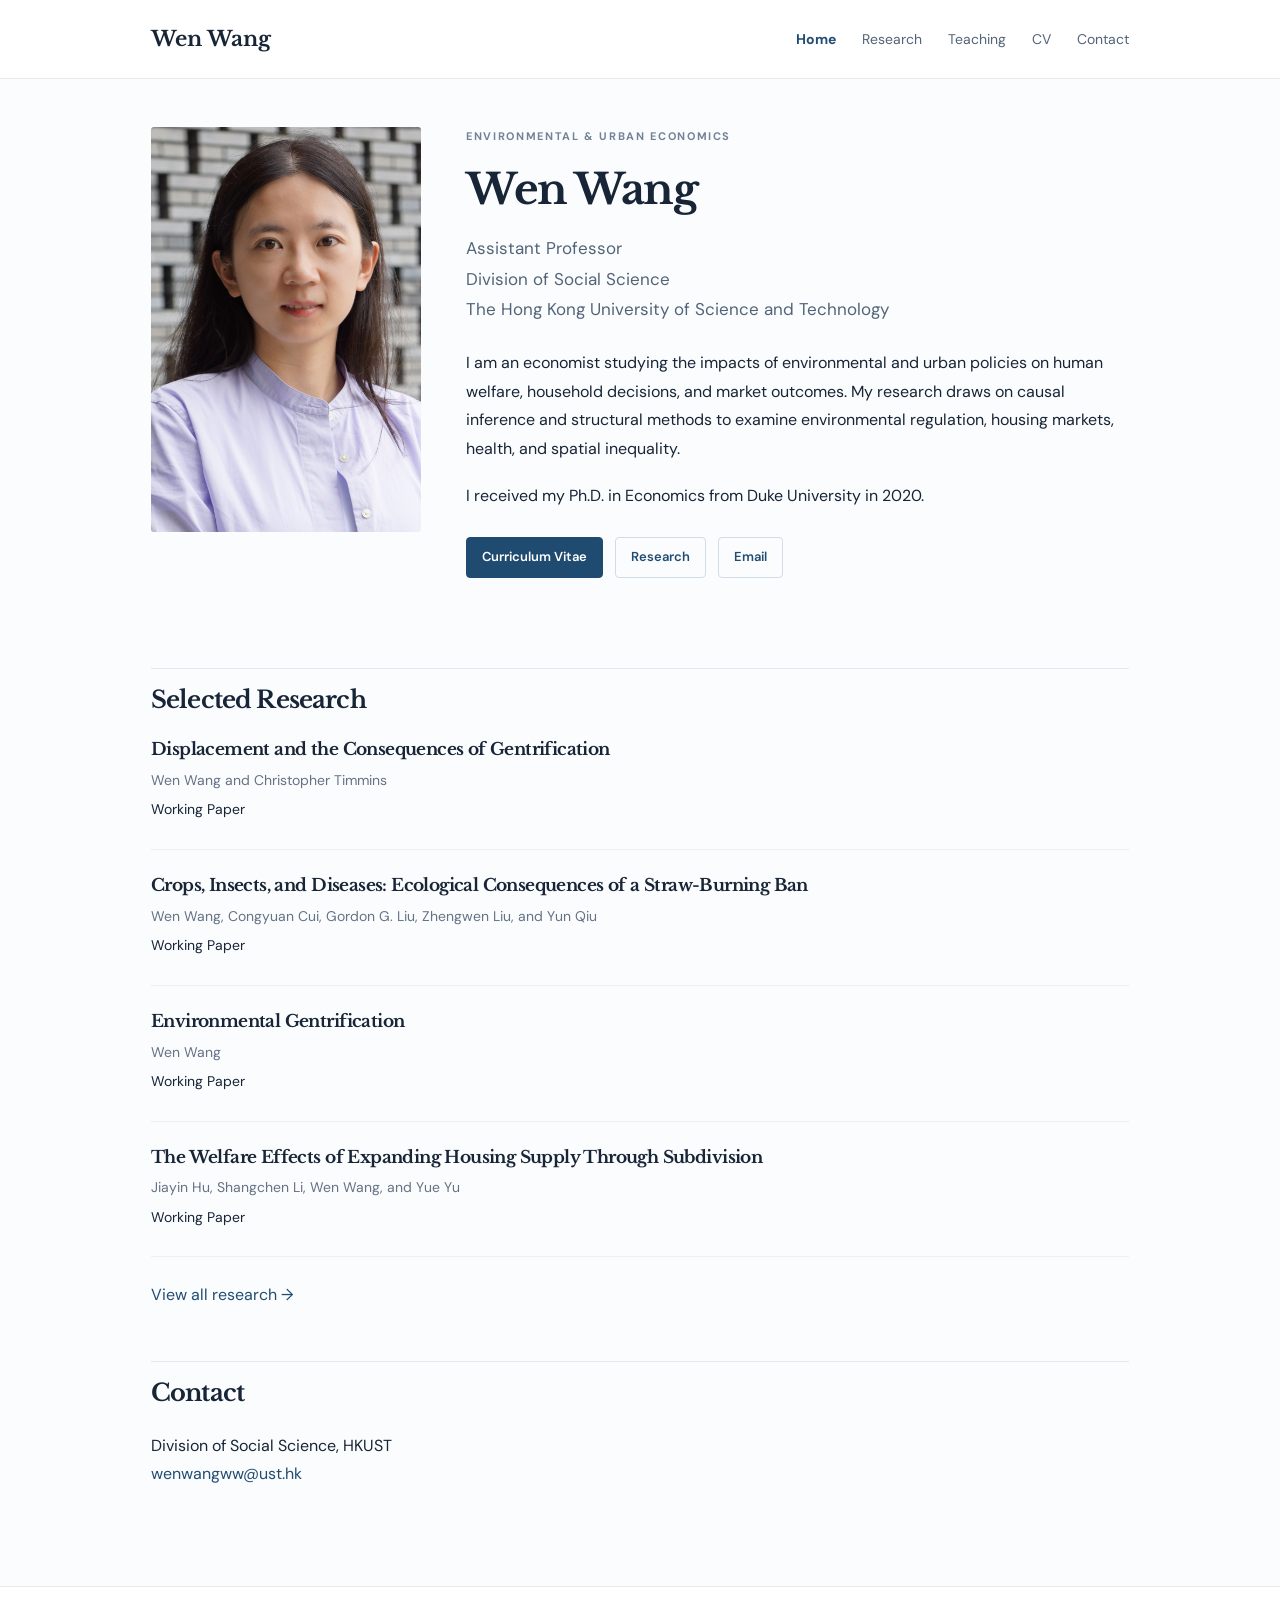
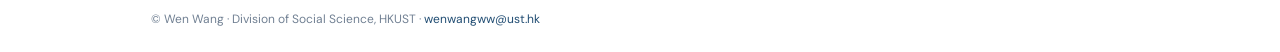
<file: index.html>
<!DOCTYPE html>
<html lang="en">

<head>
  <meta charset="utf-8">

  <meta name="viewport"
        content="width=device-width, initial-scale=1">

  <meta name="description"
        content="Wen Wang, Assistant Professor at HKUST. Research in environmental, urban, and public economics.">

  <title>Wen Wang | HKUST</title>

  <link href="assets/style.css?v=5"
        rel="stylesheet">

  <link href="https://wenwangeconomics.com/"
        rel="canonical">
</head>

<body>

  <!-- NAVIGATION -->
  <header>
    <div class="wrap nav">

      <a class="brand" href="index.html">
        Wen Wang
      </a>

      <nav class="links">
        <a class="active" href="index.html">Home</a>
        <a href="research.html">Research</a>
        <a href="teaching.html">Teaching</a>
        <a href="cv.html">CV</a>
        <a href="contact.html">Contact</a>
      </nav>

    </div>
  </header>

  <main class="wrap">

    <!-- HOMEPAGE INTRODUCTION -->
    <section class="intro">

      <!-- LEFT: PROFESSIONAL PORTRAIT -->
      <div class="intro-photo">

        <img
          class="portrait-img"
          src="assets/portrait.jpg"
          alt="Wen Wang"
          width="800"
          loading="eager">

      </div>

      <!-- RIGHT: BIOGRAPHY -->
      <div class="intro-content">

        <div class="eyebrow">
          Environmental &amp; Urban Economics
        </div>

        <h1>Wen Wang</h1>

        <p class="subhead">
          Assistant Professor<br>
          Division of Social Science<br>
          The Hong Kong University of Science and Technology
        </p>

        <p>
          I am an economist studying the impacts of
          environmental and urban policies on human welfare,
          household decisions, and market outcomes.
          My research draws on causal inference and
          structural methods to examine environmental
          regulation, housing markets, health, and
          spatial inequality.
        </p>

        <p>
          I received my Ph.D. in Economics from
          Duke University in 2020.
        </p>

        <div class="actions">
          <a href="cv.html">Curriculum Vitae</a>
          <a href="research.html">Research</a>
          <a href="mailto:wenwangww@ust.hk">Email</a>
        </div>

      </div>

    </section>

    <!-- SELECTED RESEARCH -->

<!-- SELECTED RESEARCH -->

<h2>Selected Research</h2>

<!-- Paper 1 -->
<article class="paper">
  <h3>
    Displacement and the Consequences of Gentrification
  </h3>

  <p class="muted">
    Wen Wang and Christopher Timmins
  </p>

  <p>Working Paper</p>
</article>

<!-- Paper 2 -->
<article class="paper">
  <h3>
    Crops, Insects, and Diseases:
    Ecological Consequences of a Straw-Burning Ban
  </h3>

  <p class="muted">
    Wen Wang, Congyuan Cui, Gordon G. Liu,
    Zhengwen Liu, and Yun Qiu
  </p>

  <p>Working Paper</p>
</article>

<!-- Paper 3 -->
<article class="paper">
  <h3>
    Environmental Gentrification
  </h3>

  <p class="muted">
    Wen Wang
  </p>

  <p>Working Paper</p>
</article>

<!-- Paper 4 -->
<article class="paper">
  <h3>
    The Welfare Effects of Expanding Housing
    Supply Through Subdivision
  </h3>

  <p class="muted">
    Jiayin Hu, Shangchen Li, Wen Wang, and Yue Yu
  </p>

  <p>Working Paper</p>
</article>

<p style="margin-top: 20px;">
  <a href="research.html">
    View all research &rarr;
  </a>
</p>


    <!-- CONTACT -->
    <h2>Contact</h2>

    <p>
      Division of Social Science, HKUST<br>
      <a href="mailto:wenwangww@ust.hk">
        wenwangww@ust.hk
      </a>
    </p>

  </main>

  <!-- FOOTER -->
  <footer>
    <div class="wrap">
      &copy; Wen Wang &middot;
      Division of Social Science, HKUST &middot;
      <a href="mailto:wenwangww@ust.hk">
        wenwangww@ust.hk
      </a>
    </div>
  </footer>

</body>
</html>
</file>
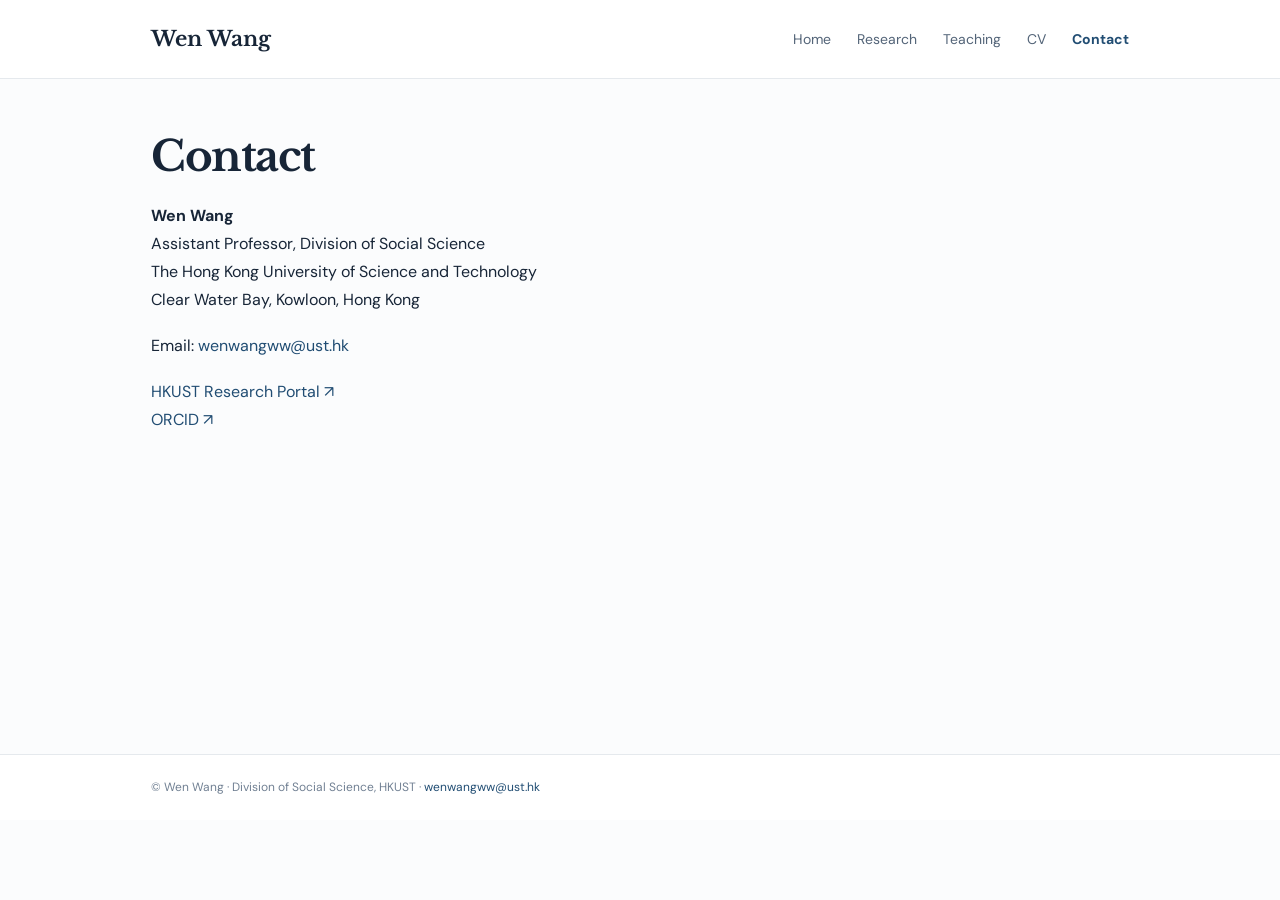
<file: contact.html>
<!DOCTYPE html>
<html lang="en"><head><meta charset="utf-8"/><meta content="width=device-width, initial-scale=1" name="viewport"/><meta content="Wen Wang, Assistant Professor at HKUST. Research in environmental, urban, and public economics." name="description"/><title>Contact | Wen Wang</title><link href="assets/style.css" rel="stylesheet"/><link href="https://wenwang.github.io/contact.html" rel="canonical"/></head><body><header><div class="wrap nav"><a class="brand" href="index.html">Wen Wang</a><nav class="links"><a class="" href="index.html">Home</a><a class="" href="research.html">Research</a><a class="" href="teaching.html">Teaching</a><a class="" href="cv.html">CV</a><a class="active" href="contact.html">Contact</a></nav></div></header><main class="wrap"><h1>Contact</h1><p><strong>Wen Wang</strong><br/>Assistant Professor, Division of Social Science<br/>The Hong Kong University of Science and Technology<br/>Clear Water Bay, Kowloon, Hong Kong</p><p>Email: <a href="mailto:wenwangww@ust.hk">wenwangww@ust.hk</a></p><p><a href="https://researchportal.hkust.edu.hk/en/persons/wen-wang/">HKUST Research Portal ↗</a><br/><a href="https://orcid.org/0000-0002-5750-5021">ORCID ↗</a></p></main><footer><div class="wrap">© Wen Wang · Division of Social Science, HKUST · <a href="mailto:wenwangww@ust.hk">wenwangww@ust.hk</a></div></footer></body></html>
</file>
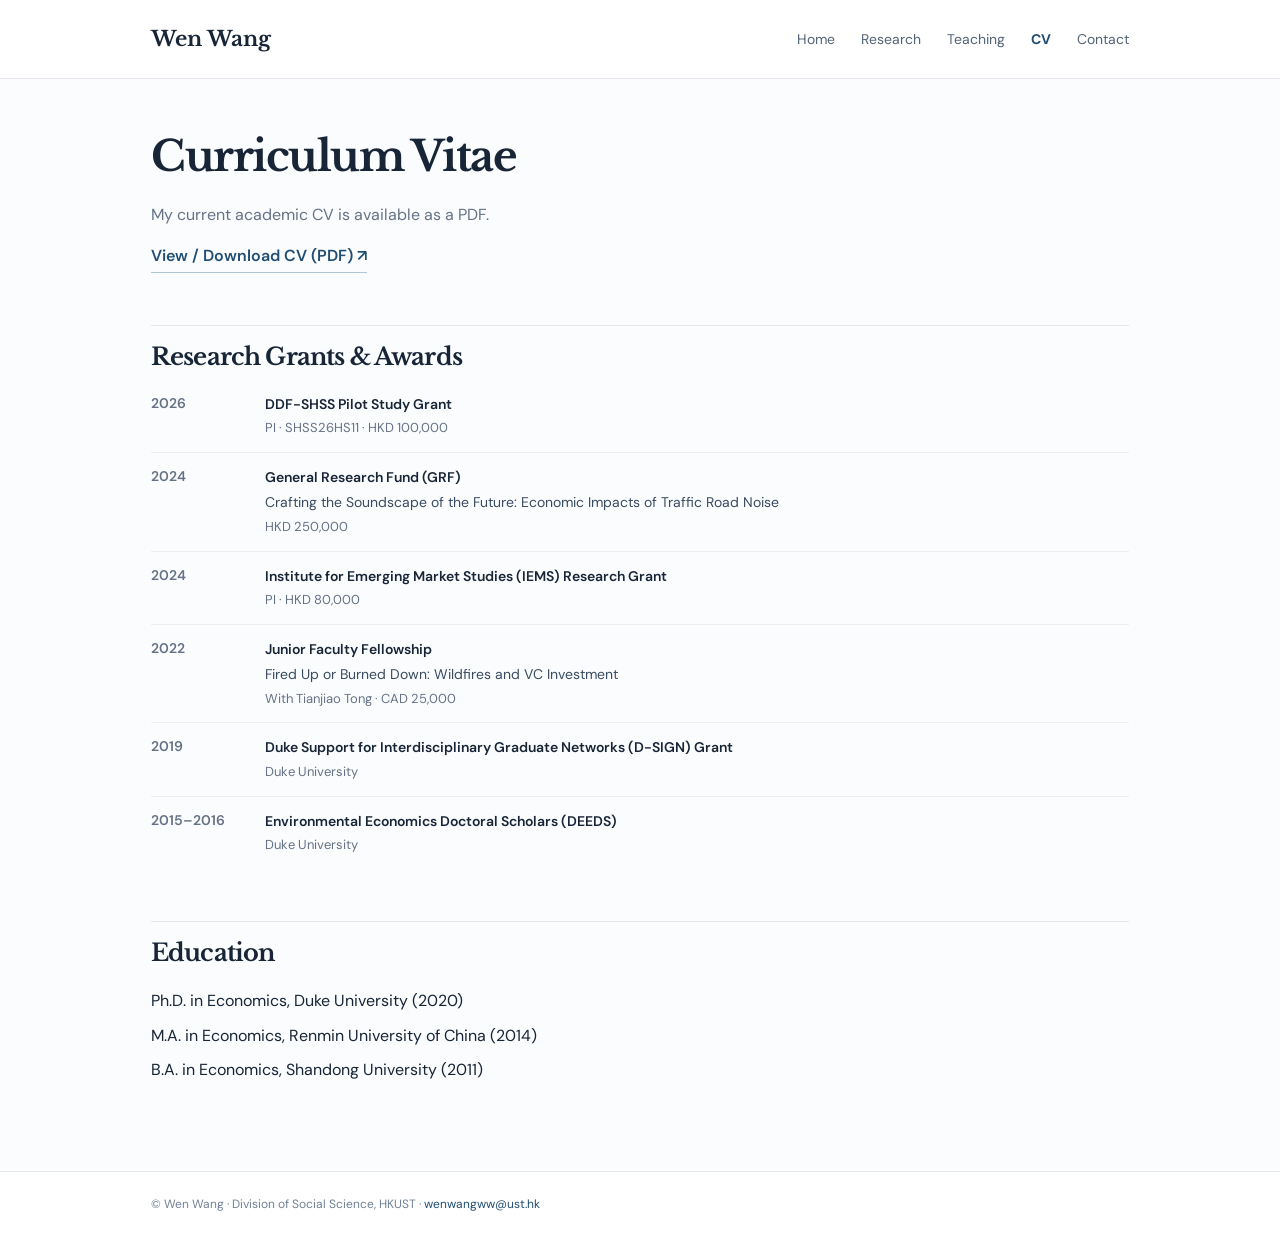
<file: cv.html>
<!DOCTYPE html>
<html lang="en">
<head>
  <meta charset="utf-8">
  <meta name="viewport" content="width=device-width, initial-scale=1">
  <meta name="description" content="Curriculum vitae, research grants, awards, and education of Wen Wang, Assistant Professor at HKUST.">
  <title>Curriculum Vitae | Wen Wang</title>
  <link href="assets/style.css?v=8" rel="stylesheet">
  <link href="https://wenwangeconomics.com/cv.html" rel="canonical">
  <style>
    /* Styles scoped to this page; no changes to the shared stylesheet needed. */
    .cv-intro { margin-bottom: 24px; }
    .cv-intro p { margin: 8px 0 14px; color: #657286; line-height: 1.65; }
    .cv-pdf-link { display: inline-flex; align-items: center; gap: 7px; font-weight: 600; color: #214d73; text-decoration: none; border-bottom: 1px solid #b1c5d4; padding-bottom: 2px; }
    .cv-pdf-link:hover { border-bottom-color: currentColor; }
    .cv-grants { margin-top: 31px; }
    .cv-grants h2, .cv-education h2 { margin-bottom: 19px; }
    .cv-grants .grant-entry { display: grid; grid-template-columns: 94px minmax(0,1fr); column-gap: 20px; padding: 0 0 13px; margin-bottom: 13px; border-bottom: 1px solid #edf0f3; align-items: start; }
    .cv-grants .grant-entry:last-child { border-bottom: none; }
    .cv-grants .grant-year { font-size: 14px; font-weight: 600; line-height: 1.55; color: #657286; }
    .cv-grants .grant-details { font-size: 14px; line-height: 1.6; min-width: 0; }
    .cv-grants .grant-details strong { color: #172537; font-weight: 600; }
    .cv-grants .grant-description { margin-top: 3px; color: #394b60; }
    .cv-grants .grant-meta { margin-top: 3px; font-size: 13px; color: #657286; }
    .cv-education { margin-top: 29px; }
    .cv-education p { margin: 0 0 8px; line-height: 1.65; }
    @media(max-width:650px) { .cv-grants .grant-entry { grid-template-columns: 76px minmax(0,1fr); column-gap: 14px; } }
  </style>
</head>
<body>
  <header>
    <div class="wrap nav">
      <a class="brand" href="index.html">Wen Wang</a>
      <nav class="links" aria-label="Main navigation">
        <a href="index.html">Home</a>
        <a href="research.html">Research</a>
        <a href="teaching.html">Teaching</a>
        <a class="active" href="cv.html" aria-current="page">CV</a>
        <a href="contact.html">Contact</a>
      </nav>
    </div>
  </header>

  <main class="wrap">
    <div class="cv-intro">
      <h1>Curriculum Vitae</h1>
      <p>My current academic CV is available as a PDF.</p>
      <a class="cv-pdf-link" href="Wen_Wang_CV_public.pdf" target="_blank" rel="noopener noreferrer" aria-label="View or download curriculum vitae PDF in a new tab">View / Download CV (PDF) ↗</a>
    </div>

    <section class="cv-grants" aria-labelledby="grants-heading">
      <h2 id="grants-heading">Research Grants &amp; Awards</h2>
      <div class="grant-entry">
        <div class="grant-year">2026</div>
        <div class="grant-details"><strong>DDF-SHSS Pilot Study Grant</strong><div class="grant-meta">PI · SHSS26HS11 · HKD 100,000</div></div>
      </div>
      <div class="grant-entry">
        <div class="grant-year">2024</div>
        <div class="grant-details"><strong>General Research Fund (GRF)</strong><div class="grant-description">Crafting the Soundscape of the Future: Economic Impacts of Traffic Road Noise</div><div class="grant-meta">HKD 250,000</div></div>
      </div>
      <div class="grant-entry">
        <div class="grant-year">2024</div>
        <div class="grant-details"><strong>Institute for Emerging Market Studies (IEMS) Research Grant</strong><div class="grant-meta">PI · HKD 80,000</div></div>
      </div>
      <div class="grant-entry">
        <div class="grant-year">2022</div>
        <div class="grant-details"><strong>Junior Faculty Fellowship</strong><div class="grant-description">Fired Up or Burned Down: Wildfires and VC Investment</div><div class="grant-meta">With Tianjiao Tong · CAD 25,000</div></div>
      </div>
      <div class="grant-entry">
        <div class="grant-year">2019</div>
        <div class="grant-details"><strong>Duke Support for Interdisciplinary Graduate Networks (D-SIGN) Grant</strong><div class="grant-meta">Duke University</div></div>
      </div>
      <div class="grant-entry">
        <div class="grant-year">2015–2016</div>
        <div class="grant-details"><strong>Environmental Economics Doctoral Scholars (DEEDS)</strong><div class="grant-meta">Duke University</div></div>
      </div>
    </section>

    <section class="cv-education" aria-labelledby="education-heading">
      <h2 id="education-heading">Education</h2>
      <p>Ph.D. in Economics, Duke University (2020)</p>
      <p>M.A. in Economics, Renmin University of China (2014)</p>
      <p>B.A. in Economics, Shandong University (2011)</p>
    </section>
  </main>
  <footer>
    <div class="wrap">&copy; Wen Wang &middot; Division of Social Science, HKUST &middot; <a href="mailto:wenwangww@ust.hk">wenwangww@ust.hk</a></div>
  </footer>
</body>
</html>
</file>
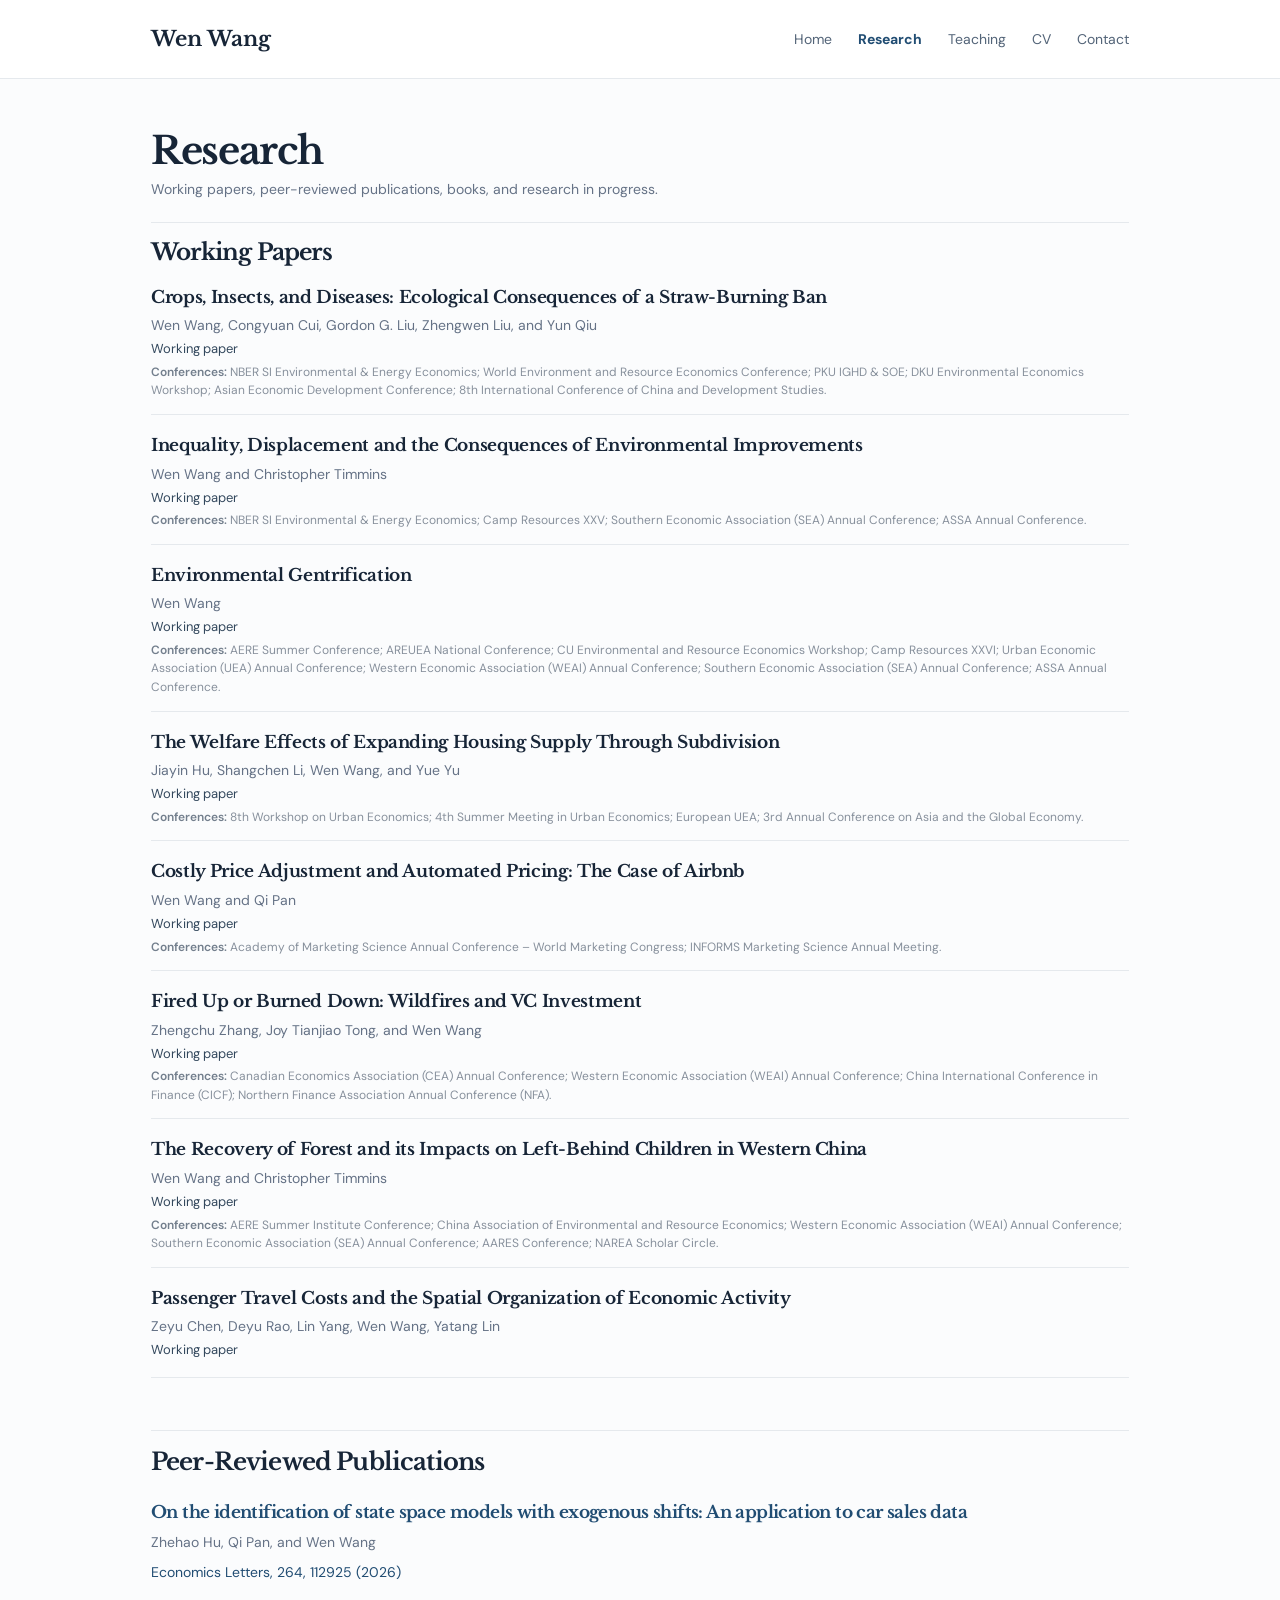
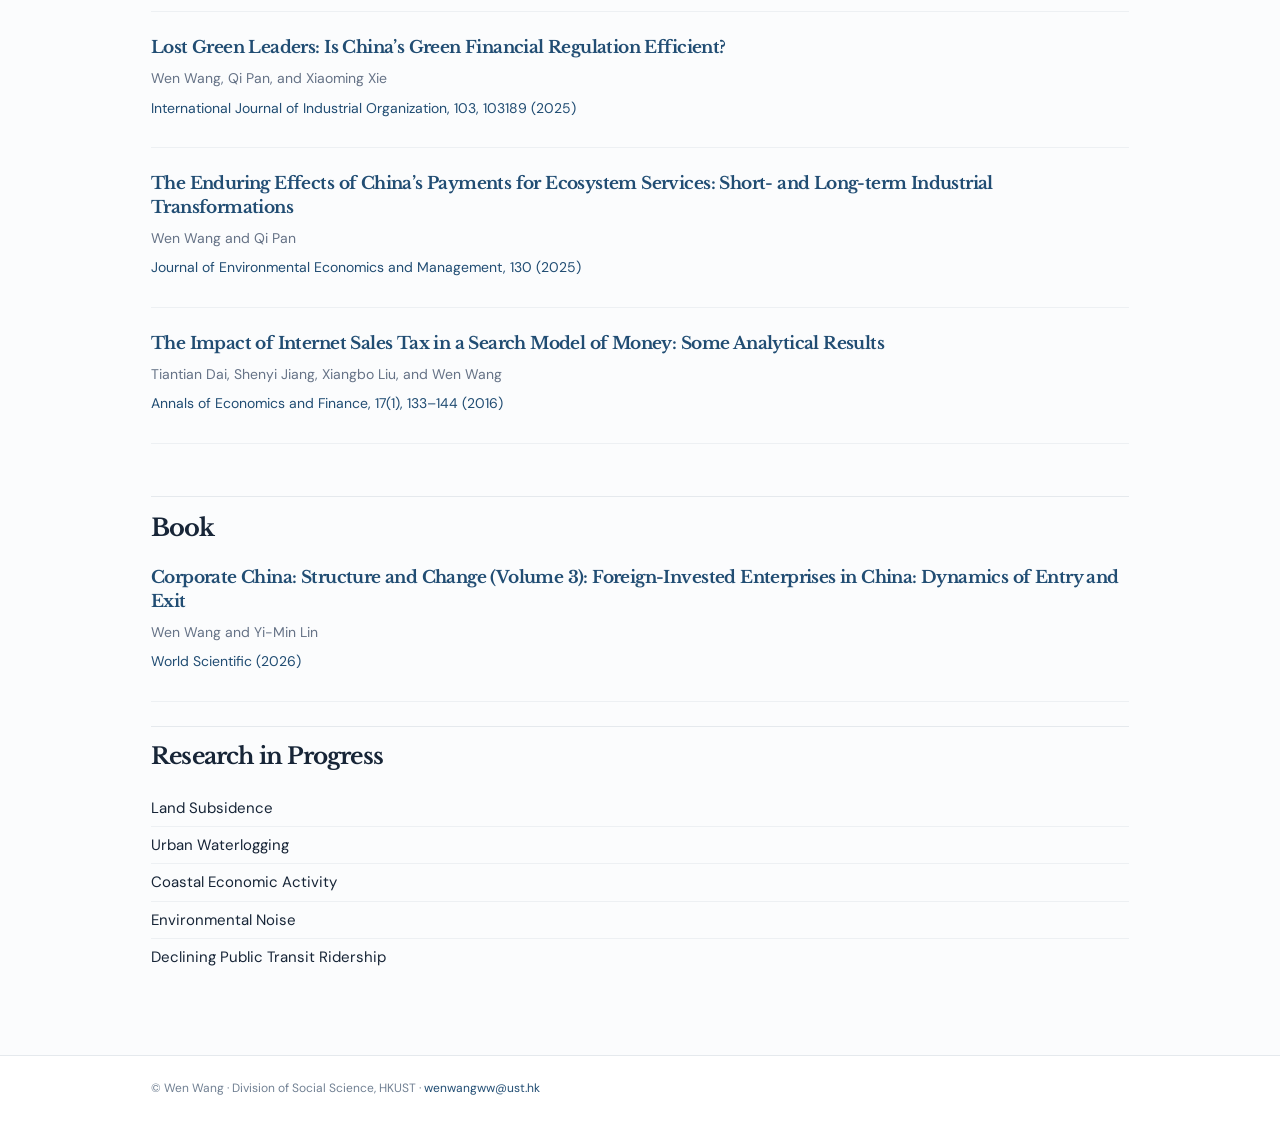
<file: research.html>
<!DOCTYPE html>
<!DOCTYPE html>
<html lang="en">
 <head>
  <meta charset="utf-8"/>
  <meta content="width=device-width, initial-scale=1" name="viewport"/>
  <meta content="Wen Wang, Assistant Professor at HKUST. Research in environmental, urban, and public economics." name="description"/>
  <title>
   Research | Wen Wang
  </title>
  <link href="assets/style.css?v=7" rel="stylesheet">
  <link href="https://wenwangeconomics.com/research.html" rel="canonical"/>
 </head>
 <body>
  <header>
   <div class="wrap nav">
    <a class="brand" href="index.html">
     Wen Wang
    </a>
    <nav class="links">
     <a class="" href="index.html">
      Home
     </a>
     <a class="active" href="research.html">
      Research
     </a>
     <a class="" href="teaching.html">
      Teaching
     </a>
     <a class="" href="cv.html">
      CV
     </a>
     <a class="" href="contact.html">
      Contact
     </a>
    </nav>
   </div>
  </header>
  <main class="wrap">
  
<!-- RESEARCH PAGE INTRODUCTION -->

<div class="research-header">
  <h1>Research</h1>
  <p>
    Working papers, peer-reviewed publications,
    books, and research in progress.
  </p>
</div>

<!-- WORKING PAPERS -->

<section class="working-papers">

  <h2>Working Papers</h2>

  <!-- PAPER 1 -->

  <article class="paper">

    <h3>
    <a href="https://papers.ssrn.com/sol3/papers.cfm?abstract_id=5681125"
       target="_blank"
       rel="noopener noreferrer">
      Crops, Insects, and Diseases:
      Ecological Consequences of a Straw-Burning Ban
    </a>
    </h3>
   
    <p class="muted">
      Wen Wang, Congyuan Cui, Gordon G. Liu,
      Zhengwen Liu, and Yun Qiu
    </p>

    <p class="paper-status">Working paper</p>

    <p class="conference">
      <span class="conference-label">Conferences:</span>
      NBER SI Environmental &amp; Energy Economics;
      World Environment and Resource Economics Conference;
      PKU IGHD &amp; SOE;
      DKU Environmental Economics Workshop;
      Asian Economic Development Conference;
      8th International Conference of China
      and Development Studies.
    </p>

  </article>

  <!-- PAPER 2 -->

  <article class="paper">

    <h3>
     <a href="https://papers.ssrn.com/sol3/papers.cfm?abstract_id=7334279"
       target="_blank"
       rel="noopener noreferrer">
      Inequality, Displacement and the Consequences of Environmental Improvements
      </a>
    </h3>

    <p class="muted">
      Wen Wang and Christopher Timmins
    </p>

    <p class="paper-status">Working paper</p>

    <p class="conference">
      <span class="conference-label">Conferences:</span>
      NBER SI Environmental &amp; Energy Economics;
      Camp Resources XXV;
      Southern Economic Association (SEA)
      Annual Conference;
      ASSA Annual Conference.
    </p>

  </article>

  <!-- PAPER 3 -->

  <article class="paper">

    <h3>Environmental Gentrification</h3>

    <p class="muted">
      Wen Wang
    </p>

    <p class="paper-status">Working paper</p>

    <p class="conference">
      <span class="conference-label">Conferences:</span>
      AERE Summer Conference;
      AREUEA National Conference;
      CU Environmental and Resource Economics Workshop;
      Camp Resources XXVI;
      Urban Economic Association (UEA)
      Annual Conference;
      Western Economic Association (WEAI)
      Annual Conference;
      Southern Economic Association (SEA)
      Annual Conference;
      ASSA Annual Conference.
    </p>

  </article>

  <!-- PAPER 4 -->

  <article class="paper">

    <h3>
      The Welfare Effects of Expanding
      Housing Supply Through Subdivision
    </h3>

    <p class="muted">
      Jiayin Hu, Shangchen Li, Wen Wang, and Yue Yu
    </p>

    <p class="paper-status">Working paper</p>

    <p class="conference">
      <span class="conference-label">Conferences:</span>
      8th Workshop on Urban Economics;
      4th Summer Meeting in Urban Economics;
      European UEA;
      3rd Annual Conference on Asia
      and the Global Economy.
    </p>

  </article>

  <!-- PAPER 5 -->

  <article class="paper">

    <h3>
      Costly Price Adjustment and Automated Pricing:
      The Case of Airbnb
    </h3>

    <p class="muted">
      Wen Wang and Qi Pan
    </p>

    <p class="paper-status">Working paper</p>

    <p class="conference">
      <span class="conference-label">Conferences:</span>
      Academy of Marketing Science Annual Conference
      – World Marketing Congress;
      INFORMS Marketing Science Annual Meeting.
    </p>

  </article>

  <!-- PAPER 6 -->

  <article class="paper">

    <h3>
     <a href="https://papers.ssrn.com/sol3/papers.cfm?abstract_id=4807813"
         target="_blank"
         rel="noopener noreferrer">
      Fired Up or Burned Down:
      Wildfires and VC Investment
      </a>
    </h3>

    <p class="muted">
      Zhengchu Zhang, Joy Tianjiao Tong, and Wen Wang
    </p>

    <p class="paper-status">Working paper</p>

    <p class="conference">
      <span class="conference-label">Conferences:</span>
      Canadian Economics Association (CEA)
      Annual Conference;
      Western Economic Association (WEAI)
      Annual Conference;
      China International Conference in Finance (CICF);
      Northern Finance Association
      Annual Conference (NFA).
    </p>

  </article>

  <!-- PAPER 7 -->

  <article class="paper">

    <h3>
      The Recovery of Forest and its Impacts
      on Left-Behind Children in Western China
    </h3>

    <p class="muted">
      Wen Wang and Christopher Timmins
    </p>

    <p class="paper-status">Working paper</p>

    <p class="conference">
      <span class="conference-label">Conferences:</span>
      AERE Summer Institute Conference;
      China Association of Environmental
      and Resource Economics;
      Western Economic Association (WEAI)
      Annual Conference;
      Southern Economic Association (SEA)
      Annual Conference;
      AARES Conference;
      NAREA Scholar Circle.
    </p>

  </article>

  <!-- PAPER 8 -->

  <article class="paper">

    <h3>
      <a href="https://deyurao.github.io/publication/hsr_trade/"
         target="_blank"
         rel="noopener noreferrer">
        Passenger Travel Costs and the
        Spatial Organization of Economic Activity
      </a>
    </h3>

    <p class="muted">
      Zeyu Chen, Deyu Rao, Lin Yang,
      Wen Wang, Yatang Lin
    </p>

    <p class="paper-status">Working paper</p>

  </article>

</section>

   <h2>
    Peer-Reviewed Publications
   </h2>
   <article class="paper">
    <h3>
     <a href="https://www.sciencedirect.com/science/article/abs/pii/S0165176526001199"
       target="_blank"
       rel="noopener noreferrer">
     On the identification of state space models with exogenous shifts: An application to car sales data
    </h3>
    <p class="muted">
     Zhehao Hu, Qi Pan, and Wen Wang
    </p>
    <p>
     Economics Letters, 264, 112925 (2026)
    </p>
   </article>
   <article class="paper">
    </a>
    <h3>
     <a href="https://www.sciencedirect.com/science/article/abs/pii/S0167718725000554"
       target="_blank"
       rel="noopener noreferrer">
     Lost Green Leaders: Is China&rsquo;s Green Financial Regulation Efficient?
    </h3>
    <p class="muted">
     Wen Wang, Qi Pan, and Xiaoming Xie
    </p>
    <p>
     International Journal of Industrial Organization, 103, 103189 (2025)
    </p>
   </article>
   <article class="paper">
    </a>
    <h3>
     <a href="https://www.sciencedirect.com/science/article/abs/pii/S0095069625000038"
       target="_blank"
       rel="noopener noreferrer">
     The Enduring Effects of China&rsquo;s Payments for Ecosystem Services: Short- and Long-term Industrial Transformations
    </h3>
    <p class="muted">
     Wen Wang and Qi Pan
    </p>
    <p>
     Journal of Environmental Economics and Management, 130 (2025)
    </p>
   </article>
   <article class="paper">
    </a>
    <h3>
     <a href="https://ideas.repec.org/a/cuf/journl/y2016v17i1dai.html"
       target="_blank"
       rel="noopener noreferrer">
     The Impact of Internet Sales Tax in a Search Model of Money: Some Analytical Results
    </h3>
    <p class="muted">
     Tiantian Dai, Shenyi Jiang, Xiangbo Liu, and Wen Wang
    </p>
    <p>
     Annals of Economics and Finance, 17(1), 133&ndash;144 (2016)
    </p>
   </article>
   </a>
   <h2>
    Book
   </h2>
   <article class="paper">
    <h3>
     <a href="https://www.worldscientific.com/worldscibooks/10.1142/14584?srsltid=AYCX9vJvoBFPRcbh265e8J4wZKGF6fmzDG-KYJsYQJFp8V1U9puNaFTP#t=aboutBook"
       target="_blank"
       rel="noopener noreferrer">
     Corporate China: Structure and Change (Volume 3): Foreign-Invested Enterprises in China: Dynamics of Entry and Exit
    </h3>
    <p class="muted">
     Wen Wang and Yi-Min Lin
    </p>
    <p>
     World Scientific (2026)
    </p>
   </article>
   <section class="research-progress">
  </a>
  <h2>Research in Progress</h2>

  <ul class="progress-list">
    <li>Land Subsidence</li>
    <li>Urban Waterlogging</li>
    <li>Coastal Economic Activity</li>
    <li>Environmental Noise</li>
    <li>Declining Public Transit Ridership</li>
  </ul>

</section>
  </main>
  <footer>
   <div class="wrap">
    &copy; Wen Wang &middot; Division of Social Science, HKUST &middot;
    <a href="mailto:wenwangww@ust.hk">
     wenwangww@ust.hk
    </a>
   </div>
  </footer>
 </body>
</html>
</file>
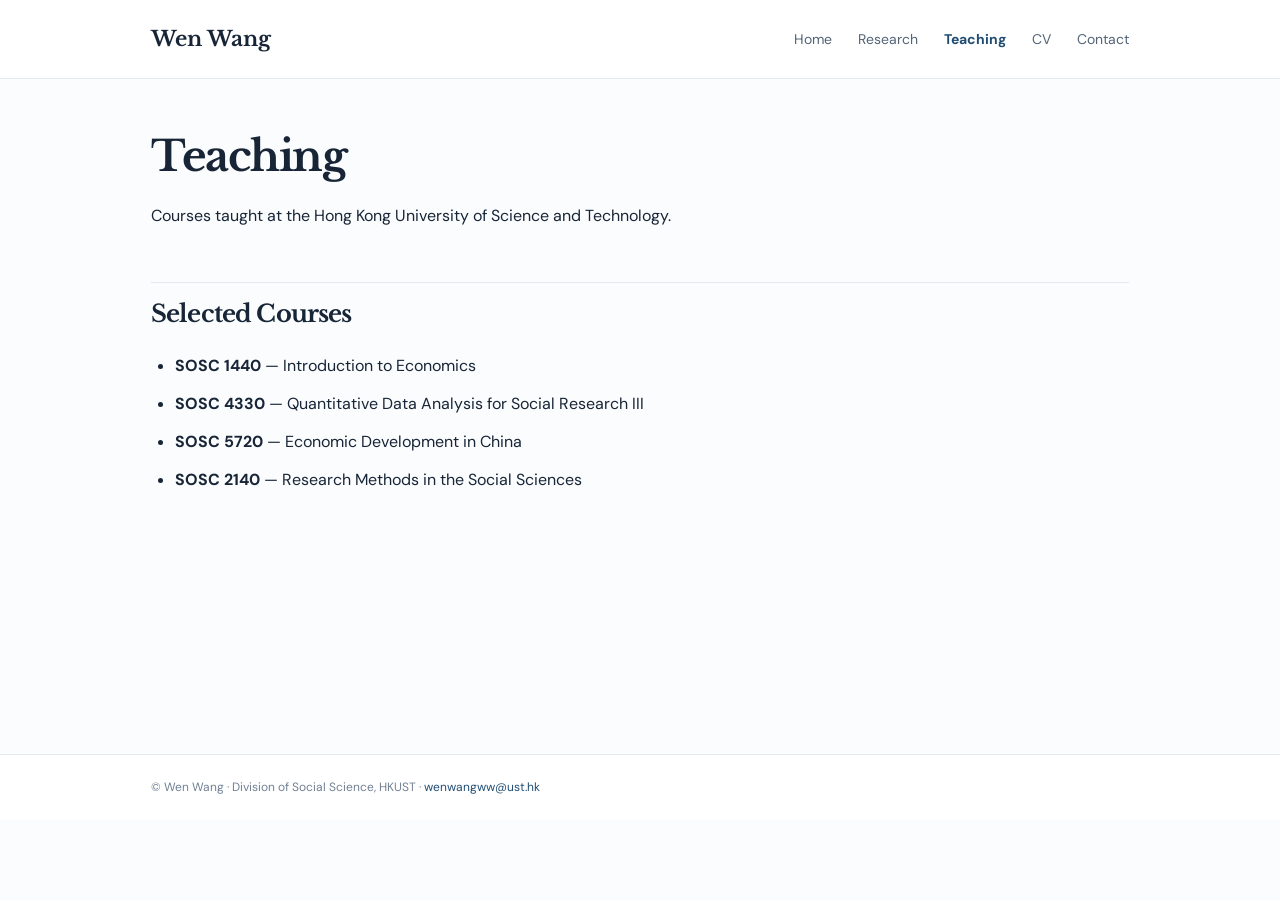
<file: teaching.html>
<!DOCTYPE html>
<html lang="en"><head><meta charset="utf-8"/><meta content="width=device-width, initial-scale=1" name="viewport"/><meta content="Wen Wang, Assistant Professor at HKUST. Research in environmental, urban, and public economics." name="description"/><title>Teaching | Wen Wang</title><link href="assets/style.css" rel="stylesheet"/><link href="https://wenwang.github.io/teaching.html" rel="canonical"/></head><body><header><div class="wrap nav"><a class="brand" href="index.html">Wen Wang</a><nav class="links"><a class="" href="index.html">Home</a><a class="" href="research.html">Research</a><a class="active" href="teaching.html">Teaching</a><a class="" href="cv.html">CV</a><a class="" href="contact.html">Contact</a></nav></div></header><main class="wrap"><h1>Teaching</h1><p>Courses taught at the Hong Kong University of Science and Technology.</p><h2>Selected Courses</h2><ul class="list"><li><strong>SOSC 1440</strong> — Introduction to Economics</li><li><strong>SOSC 4330</strong> — Quantitative Data Analysis for Social Research III</li><li><strong>SOSC 5720</strong> — Economic Development in China</li><li><strong>SOSC 2140</strong> — Research Methods in the Social Sciences</li></ul><p class="muted"></p></main><footer><div class="wrap">© Wen Wang · Division of Social Science, HKUST · <a href="mailto:wenwangww@ust.hk">wenwangww@ust.hk</a></div></footer></body></html>
</file>
<file: assets/style.css>
@import url('https://fonts.googleapis.com/css2?family=DM+Sans:wght@400;500;600;700&family=Libre+Baskerville:wght@400;700&display=swap');

/* ============================
   COLORS AND GLOBAL STYLES
============================ */

:root {
  --ink: #172537;
  --muted: #657286;
  --blue: #214d73;
  --line: #e5e9ed;
  --paper: #ffffff;
  --bg: #fbfcfd;
}

* {
  box-sizing: border-box;
}

body {
  margin: 0;
  background: var(--bg);
  color: var(--ink);
  font: 16px/1.75 'DM Sans', Arial, sans-serif;
}

a {
  color: var(--blue);
  text-decoration: none;
}

a:hover {
  text-decoration: underline;
}

.wrap {
  width: 100%;
  max-width: 1050px;
  margin: 0 auto;
  padding-left: 36px;
  padding-right: 36px;
}

/* ============================
   NAVIGATION
============================ */

header {
  background: var(--paper);
  border-bottom: 1px solid var(--line);
}

.nav {
  min-height: 78px;
  display: flex;
  align-items: center;
  justify-content: space-between;
  gap: 24px;
}

.brand {
  font-family: 'Libre Baskerville', Georgia, serif;
  font-size: 21px;
  font-weight: 700;
  color: var(--ink);
}

.links {
  display: flex;
  align-items: center;
  gap: 26px;
  flex-wrap: wrap;
}

.links a {
  font-size: 14px;
  color: #536478;
}

.links a.active {
  color: var(--blue);
  font-weight: 700;
}

/* ============================
   MAIN CONTENT
============================ */

main {
  padding-top: 48px !important;
  padding-bottom: 80px !important;
  min-height: 75vh;
}

h1, h2, h3 {
  font-family: 'Libre Baskerville', Georgia, serif;
  letter-spacing: -0.035em;
  line-height: 1.4;
}

h1 {
  font-size: 42px;
  margin: 0 0 16px;
}

h2 {
  font-size: 24px;
  margin: 52px 0 22px;
  padding-top: 14px;
  border-top: 1px solid var(--line);
}

h3 {
  font-size: 18px;
  margin: 0 0 6px;
}

p {
  margin: 10px 0 18px;
}

.muted {
  color: var(--muted);
}

.subhead {
  font-size: 17px;
  line-height: 1.8;
  color: #536479;
}

.eyebrow {
  text-transform: uppercase;
  letter-spacing: 0.15em;
  color: #738295;
  font-weight: 700;
  font-size: 11px;
  margin-bottom: 14px;
}

/* ============================
   HOMEPAGE PROFILE
============================ */

.intro {
  display: grid;
  grid-template-columns: minmax(0, 1fr) 255px;
  column-gap: 38px;
  align-items: start;
  padding-bottom: 12px;
}

.intro > div:first-child {
  min-width: 0;
}

.intro h1 {
  margin-top: 0;
  margin-bottom: 14px;
}

.intro .subhead {
  margin-bottom: 24px;
}

.intro p {
  line-height: 1.8;
}

/* Professional portrait */

.portrait-img {
  display: block;
  width: 255px;
  height: 320px;
  max-width: 100%;
  object-fit: cover;
  object-position: center 30%;
  border-radius: 3px;
  margin-top: 46px;
  justify-self: end;
  align-self: start;
}

/* Old portrait placeholder,
   retained for compatibility */

.photo {
  background: #f0f3f6;
  border: 1px solid var(--line);
  border-radius: 3px;
  min-height: 300px;
  display: flex;
  align-items: center;
  justify-content: center;
  text-align: center;
  font-size: 14px;
  color: #748193;
  line-height: 1.8;
  padding: 16px;
}

.photo small {
  font-size: 12px;
}

/* ============================
   ACTION BUTTONS
============================ */

.actions {
  display: flex;
  gap: 12px;
  flex-wrap: wrap;
  margin: 26px 0;
}

.actions a,
.pill {
  display: inline-block;
  border: 1px solid #d2dce5;
  border-radius: 4px;
  padding: 8px 15px;
  font-size: 13px;
  font-weight: 600;
}

.actions a:first-child {
  background: #204b70;
  color: #ffffff;
  border-color: #204b70;
}

.actions a:hover {
  opacity: 0.88;
  text-decoration: none;
}

/* ============================
   RESEARCH AND PAPER LISTS
============================ */

.paper {
  padding: 0 0 22px;
  margin: 0 0 24px;
  border-bottom: 1px solid #edf0f3;
}

.paper h3 {
  font-size: 17px;
}

.paper p {
  margin: 5px 0;
  font-size: 14px;
}

.note {
  padding: 15px;
  border-left: 3px solid #98aabc;
  background: #eff3f6;
  color: #4d5f73;
  font-size: 13px;
}

.list {
  padding-left: 24px;
}

.list li {
  margin: 10px 0;
}

.accent {
  color: var(--blue);
}

.meta {
  font-size: 13px;
  color: var(--muted);
}

/* ============================
   FOOTER
============================ */

footer {
  border-top: 1px solid var(--line);
  background: var(--paper);
  color: #718093;
  font-size: 12px;
  padding: 22px 0;
}

/* ============================
   TABLET
============================ */

@media (max-width: 850px) {
  .wrap {
    padding-left: 28px;
    padding-right: 28px;
  }

  .intro {
    grid-template-columns: minmax(0, 1fr) 210px;
    gap: 28px;
  }

  .portrait-img {
    width: 210px;
    height: 268px;
    margin-top: 42px;
  }

  h1 {
    font-size: 38px;
  }
}

/* ============================
   MOBILE
============================ */

@media (max-width: 650px) {
  .wrap {
    padding-left: 23px;
    padding-right: 23px;
  }

  .nav {
    padding-top: 18px;
    padding-bottom: 17px;
    align-items: flex-start;
    flex-direction: column;
    gap: 12px;
  }

  .links {
    gap: 17px;
  }

  .intro {
    grid-template-columns: 1fr;
    gap: 22px;
  }

  .portrait-img {
    grid-row: 1;
    width: 190px;
    height: 240px;
    margin: 0;
    justify-self: start;
  }

  h1 {
    font-size: 34px;
  }

  main {
    padding-top: 36px !important;
  }

  h2 {
    margin-top: 40px;
  }
}

/* Left portrait, right biography */

.intro {
  display: grid;
  grid-template-columns: 270px minmax(0, 1fr);
  gap: 45px;
  align-items: start;
}

/* Photo container */
.intro-photo {
  width: 100%;
  min-width: 0;
}

/* Preserve the full photograph without cropping */
.intro .portrait-img {
  display: block;
  width: 100%;
  height: auto;
  max-height: none;
  max-width: 100%;
  aspect-ratio: auto;
  object-fit: contain;
  object-position: center;
  margin: 0;
  border-radius: 3px;
}

/* Biography */
.intro-content {
  min-width: 0;
}

.intro-content h1 {
  margin-top: 0;
}

.intro-content .eyebrow {
  margin-top: 0;
}

/* Tablet */
@media (max-width: 850px) {
  .intro {
    grid-template-columns: 220px minmax(0, 1fr);
    gap: 28px;
  }
}

/* Mobile */
@media (max-width: 650px) {
  .intro {
    grid-template-columns: 1fr;
    gap: 24px;
  }

  .intro-photo {
    width: 210px;
    max-width: 100%;
  }

  .intro .portrait-img {
    width: 100%;
    height: auto;
    max-height: none;
  }
}

/* Compact academic CV-style grants */

.grants-section {
  margin-top: 30px;
}

.grants-section h2 {
  margin-bottom: 22px;
}

.grant-entry {
  display: grid;
  grid-template-columns: 90px minmax(0, 1fr);
  column-gap: 22px;
  padding: 0 0 13px;
  margin-bottom: 13px;
  border-bottom: 1px solid #edf0f3;
  align-items: start;
}

.grant-entry:last-child {
  border-bottom: none;
}

.grant-year {
  font-size: 14px;
  font-weight: 600;
  color: #657286;
  line-height: 1.55;
}

.grant-details {
  min-width: 0;
  font-size: 14px;
  line-height: 1.55;
}

.grant-details strong {
  font-weight: 600;
  color: #172537;
}

.grant-description {
  margin-top: 3px;
  color: #394b60;
}

.grant-meta {
  margin-top: 3px;
  font-size: 13px;
  color: #657286;
}

/* Mobile adjustments */

@media (max-width: 650px) {
  .grant-entry {
    grid-template-columns: 72px minmax(0, 1fr);
    column-gap: 15px;
  }

  .grant-year {
    font-size: 13px;
  }

  .grant-details {
    font-size: 13px;
  }

  .grant-meta {
    font-size: 12px;
  }
}

/* ====================================
   RESEARCH PAGE — COMPACT STYLE
==================================== */

/* Reduce page introduction spacing */

.research-header {
  margin-bottom: 12px;
}

.research-header h1 {
  font-size: 38px;
  margin: 0 0 4px;
  line-height: 1.25;
}

.research-header p {
  color: #657286;
  font-size: 14px;
  line-height: 1.5;
  margin: 0;
}

/* Section headings */

.working-papers h2,
.research-progress h2 {
  font-size: 23px;
  margin-top: 22px;
  margin-bottom: 18px;
  padding-top: 13px;
}

/* Working paper spacing */

.working-papers .paper {
  padding-bottom: 14px;
  margin-bottom: 19px;
  border-bottom: 1px solid #e5e9ed;
}

/* Paper title */

.working-papers .paper h3 {
  font-size: 17px;
  line-height: 1.45;
  margin: 0 0 5px;
  letter-spacing: -0.02em;
}

/* Authors */

.working-papers .paper .muted {
  font-size: 14px;
  line-height: 1.5;
  margin: 2px 0 3px;
  color: #657286;
}

/* Working paper status */

.working-papers .paper-status {
  font-size: 13px;
  line-height: 1.5;
  margin: 1px 0 3px;
  color: #33485d;
}

/* Conference presentation information */

.working-papers .conference {
  font-size: 12px;
  line-height: 1.55;
  color: #87909c;
  margin: 4px 0 0;
  font-weight: 400;
}

/* Label slightly darker than the list */

.conference-label {
  font-weight: 600;
  color: #737f8d;
}

/* Linked paper titles */

.working-papers h3 a {
  color: #172537;
  text-decoration: none;
}

.working-papers h3 a:hover {
  color: #214d73;
  text-decoration: underline;
}

/* ====================================
   RESEARCH IN PROGRESS
==================================== */

.progress-list {
  list-style: none;
  padding-left: 0;
  margin: 0;
}

.progress-list li {
  font-size: 15px;
  padding: 5px 0;
  border-bottom: 1px solid #edf0f3;
}

.progress-list li:last-child {
  border-bottom: none;
}

/* ====================================
   MOBILE
==================================== */

@media (max-width: 650px) {

  .research-header h1 {
    font-size: 32px;
  }

  .research-header p {
    font-size: 13px;
  }

  .working-papers h2,
  .research-progress h2 {
    margin-top: 18px;
  }

  .working-papers .paper h3 {
    font-size: 16px;
  }

  .working-papers .conference {
    font-size: 12px;
    line-height: 1.55;
  }
}
</file>
